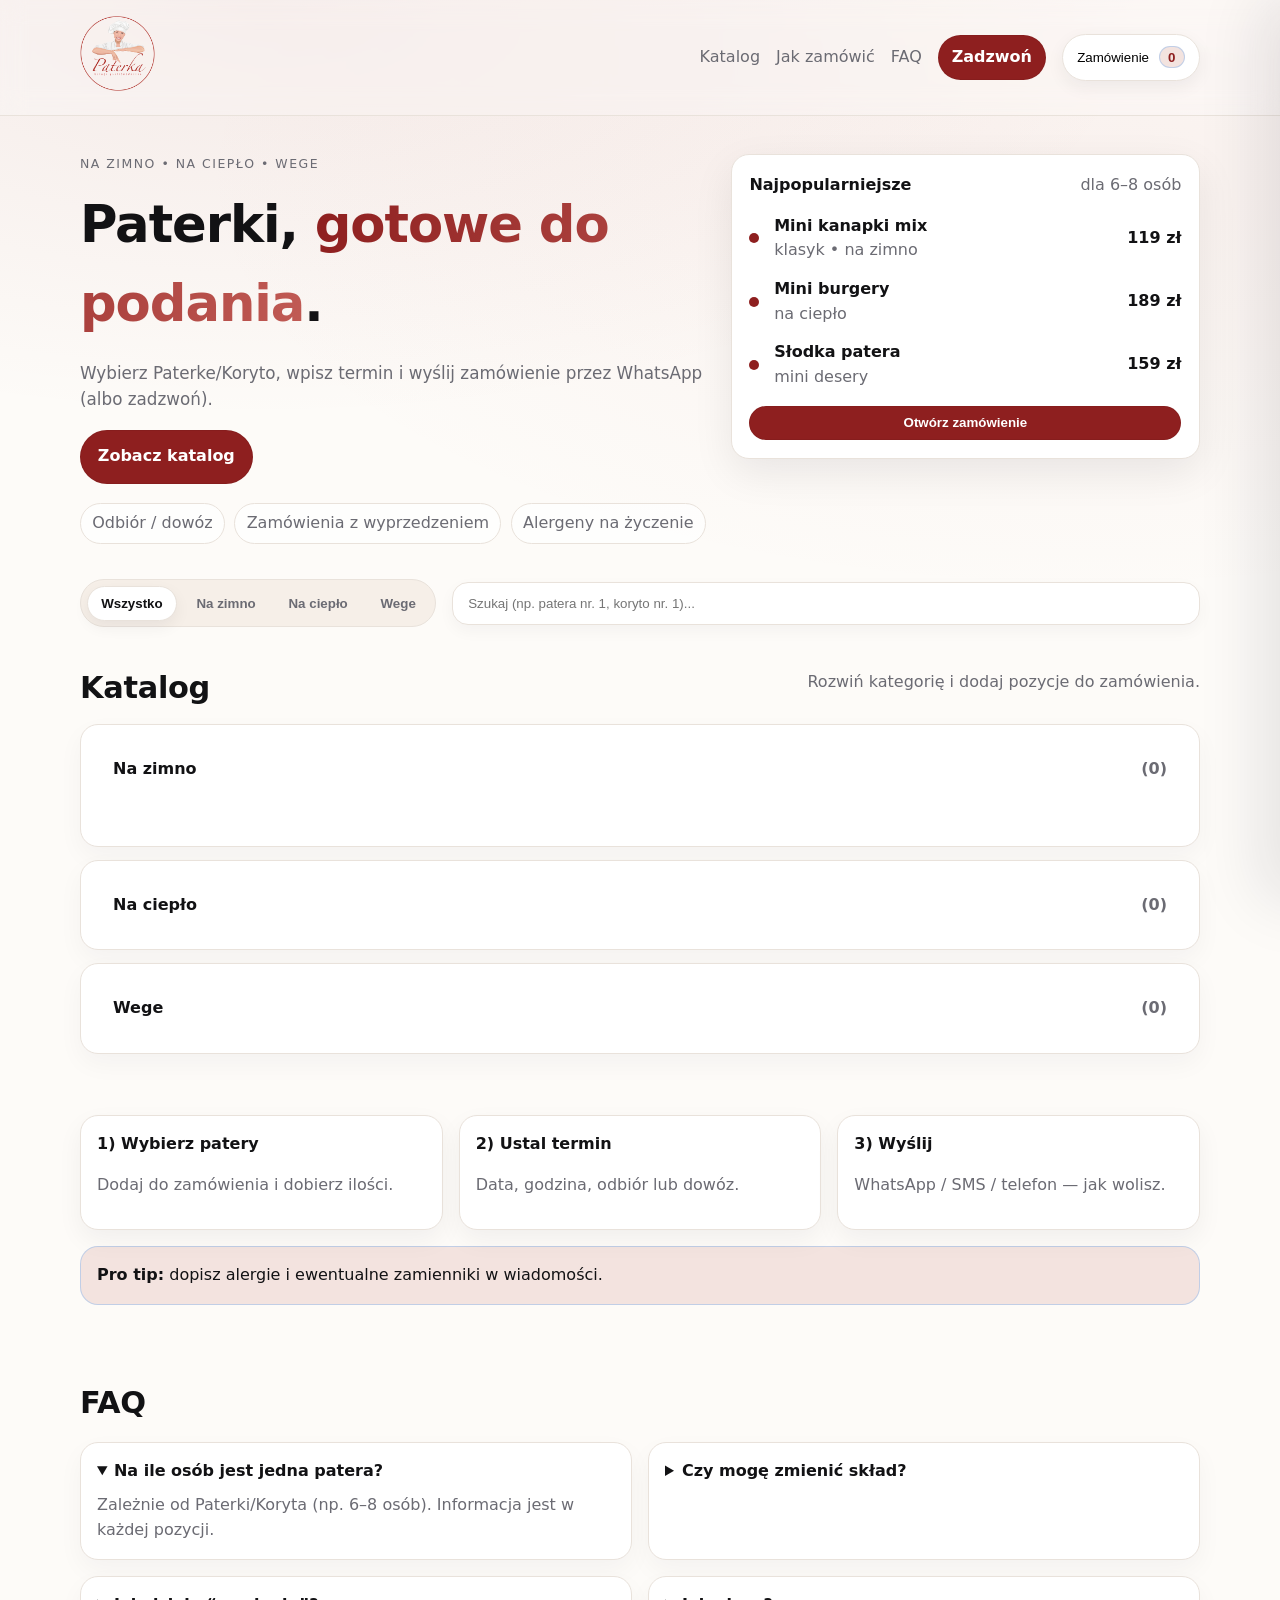
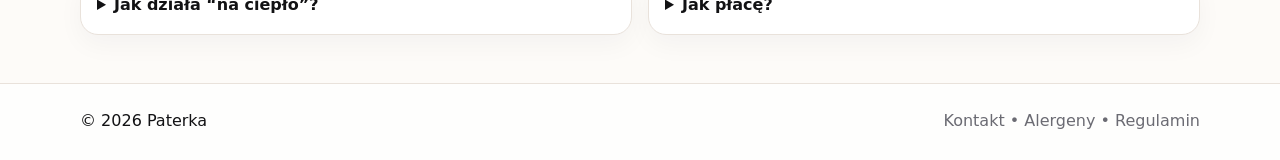
<file: code/index.html>
<!doctype html>
<html lang="pl">
<head>
  <meta charset="utf-8" />
  <meta name="viewport" content="width=device-width, initial-scale=1" />
  <title>Paterka</title>
  <icon href="assets/logo.png" />
  <meta name="description" content="Delikatna, jasna strona z katalogiem pater. Zamów przez WhatsApp / telefon." />
  <link rel="stylesheet" href="styles.css" />
  <script defer src="app.js"></script>
</head>

<body>
  <header class="top" id="top">
    <div class="container top__inner">
      <a class="brand" href="#top"><img class="logo" src="assets/logo.png" alt="Logo Paterki"></a>

      <nav class="nav">
        <a href="#katalog">Katalog</a>
        <a href="#jak">Jak zamówić</a>
        <a href="#faq">FAQ</a>
        <a class="btn btn--small" style="color: white;" href="tel:+48000000000">Zadzwoń</a>
      </nav>

      <button class="orderBtn" id="openPanel" aria-label="Podgląd zamówienia">
        Zamówienie <span id="count">0</span>
      </button>
    </div>
  </header>

  <main class="container">
    <section class="hero">
      <div class="hero__copy">
        <p class="eyebrow">Na zimno • na ciepło • wege</p>
        <h1>Paterki, <span>gotowe do podania</span>.</h1>
        <p class="lead">
          Wybierz Paterke/Koryto, wpisz termin i wyślij zamówienie przez WhatsApp (albo zadzwoń).
        </p>

        <div class="hero__cta">
          <a class="btn" href="#katalog">Zobacz katalog</a>
        </div>

        <div class="badges">
          <span class="badge">Odbiór / dowóz</span>
          <span class="badge">Zamówienia z wyprzedzeniem</span>
          <span class="badge">Alergeny na życzenie</span>
        </div>
      </div>

      <div class="hero__card">
        <div class="heroCard__top">
          <strong>Najpopularniejsze</strong>
          <span class="muted">dla 6–8 osób</span>
        </div>

        <div class="miniList">
          <div class="miniItem">
            <div class="dot dot--mint"></div>
            <div>
              <strong>Mini kanapki mix</strong>
              <div class="muted">klasyk • na zimno</div>
            </div>
            <div class="price">119 zł</div>
          </div>

          <div class="miniItem">
            <div class="dot dot--peach"></div>
            <div>
              <strong>Mini burgery</strong>
              <div class="muted">na ciepło</div>
            </div>
            <div class="price">189 zł</div>
          </div>

          <div class="miniItem">
            <div class="dot dot--lav"></div>
            <div>
              <strong>Słodka patera</strong>
              <div class="muted">mini desery</div>
            </div>
            <div class="price">159 zł</div>
          </div>
        </div>

        <button class="btn btn--small btn--full" id="openPanel2">Otwórz zamówienie</button>
      </div>
    </section>

    <section class="controls">
      <div class="seg" role="tablist" aria-label="Filtry">
        <button class="seg__btn is-active" data-filter="all">Wszystko</button>
        <button class="seg__btn" data-filter="cold">Na zimno</button>
        <button class="seg__btn" data-filter="hot">Na ciepło</button>
        <button class="seg__btn" data-filter="vege">Wege</button>
      </div>

      <div class="search">
        <input id="q" placeholder="Szukaj (np. patera nr. 1, koryto nr. 1)..." />
      </div>
    </section>

    <section id="katalog" class="catalog">
      <div class="catalog__head">
        <h2>Katalog</h2>
        <p class="muted">Rozwiń kategorię i dodaj pozycje do zamówienia.</p>
      </div>

      <div class="acc">
        <details open>
          <summary>Na zimno <span class="accCount" id="countCold">(0)</span></summary>
          <div class="grid" id="gridCold"></div>
        </details>

        <details>
          <summary>Na ciepło <span class="accCount" id="countHot">(0)</span></summary>
          <div class="grid" id="gridHot"></div>
        </details>

        <details>
          <summary>Wege <span class="accCount" id="countVege">(0)</span></summary>
          <div class="grid" id="gridVege"></div>
        </details>
      </div>
    </section>

    <section id="jak" class="how">
      <div class="how__grid">
        <div class="howCard">
          <strong>1) Wybierz patery</strong>
          <p class="muted">Dodaj do zamówienia i dobierz ilości.</p>
        </div>
        <div class="howCard">
          <strong>2) Ustal termin</strong>
          <p class="muted">Data, godzina, odbiór lub dowóz.</p>
        </div>
        <div class="howCard">
          <strong>3) Wyślij</strong>
          <p class="muted">WhatsApp / SMS / telefon — jak wolisz.</p>
        </div>
      </div>

      <div class="note">
        <strong>Pro tip:</strong> dopisz alergie i ewentualne zamienniki w wiadomości.
      </div>
    </section>

    <section id="faq" class="faq">
      <h2>FAQ</h2>
      <div class="faq__grid">
        <details open>
          <summary>Na ile osób jest jedna patera?</summary>
          <p>Zależnie od Paterki/Koryta (np. 6–8 osób). Informacja jest w każdej pozycji.</p>
        </details>
        <details>
          <summary>Czy mogę zmienić skład?</summary>
          <p>Tak, w miarę dostępności — dopisz w wiadomości.</p>
        </details>
        <details>
          <summary>Jak działa “na ciepło”?</summary>
          <p>Odbiór o określonej godzinie lub dowóz w pojemnikach termo.</p>
        </details>
        <details>
          <summary>Jak płacę?</summary>
          <p>BLIK / karta / gotówka</p>
        </details>
      </div>
    </section>
  </main>

  <aside class="panel" id="panel" aria-hidden="true">
    <div class="panel__top">
      <div>
        <strong>Zamówienie</strong>
        <div class="muted small">Uzupełnij termin i wyślij WhatsApp</div>
      </div>
      <button class="x" id="closePanel" aria-label="Zamknij">✕</button>
    </div>

    <div class="panel__meta">
      <label class="field">
        <span>Data</span>
        <input id="date" type="date" />
        <div class="warn" id="dateWarn" aria-live="polite"></div>
      </label>

      <label class="field">
        <span>Godzina</span>
        <input id="time" type="time" />
      </label>

      <label class="field field--full">
        <span>Odbiór / dowóz + adres</span>
        <input id="where" placeholder="np. ul. X 12/3, Zory(brak adresu oznacza odbiór osobisty)" />
      </label>

      <label class="field field--full">
        <span>Uwagi / alergie</span>
        <input id="notes" placeholder="np. bez orzechów, zamiana na wege…" />
      </label>
    </div>

    <div class="panel__items" id="items"></div>

    <div class="panel__bottom">
      <div class="totalRow">
        <span class="muted">Suma</span>
        <strong id="total">0 zł</strong>
      </div>

      <div class="btnRow">
        <button class="btn btn--ghost" id="copy">Kopiuj</button>
        <button class="btn" id="wa">Wyślij WhatsApp</button>
      </div>

      <button class="linkBtn" id="clear">Wyczyść zamówienie</button>
      <p class="muted tiny">To jest tylko i wyłacznie wysłanie wiadomości przez WhatsApp, nie potwierdzenie ze zamówienie zostało złożone.</p>
    </div>
  </aside>

  <footer class="footer">
    <div class="container footer__inner">
      <span>© <span id="year"></span> Paterka</span>
      <span class="muted">Kontakt • Alergeny • Regulamin</span>
    </div>
  </footer>
</body>
</html>
</file>
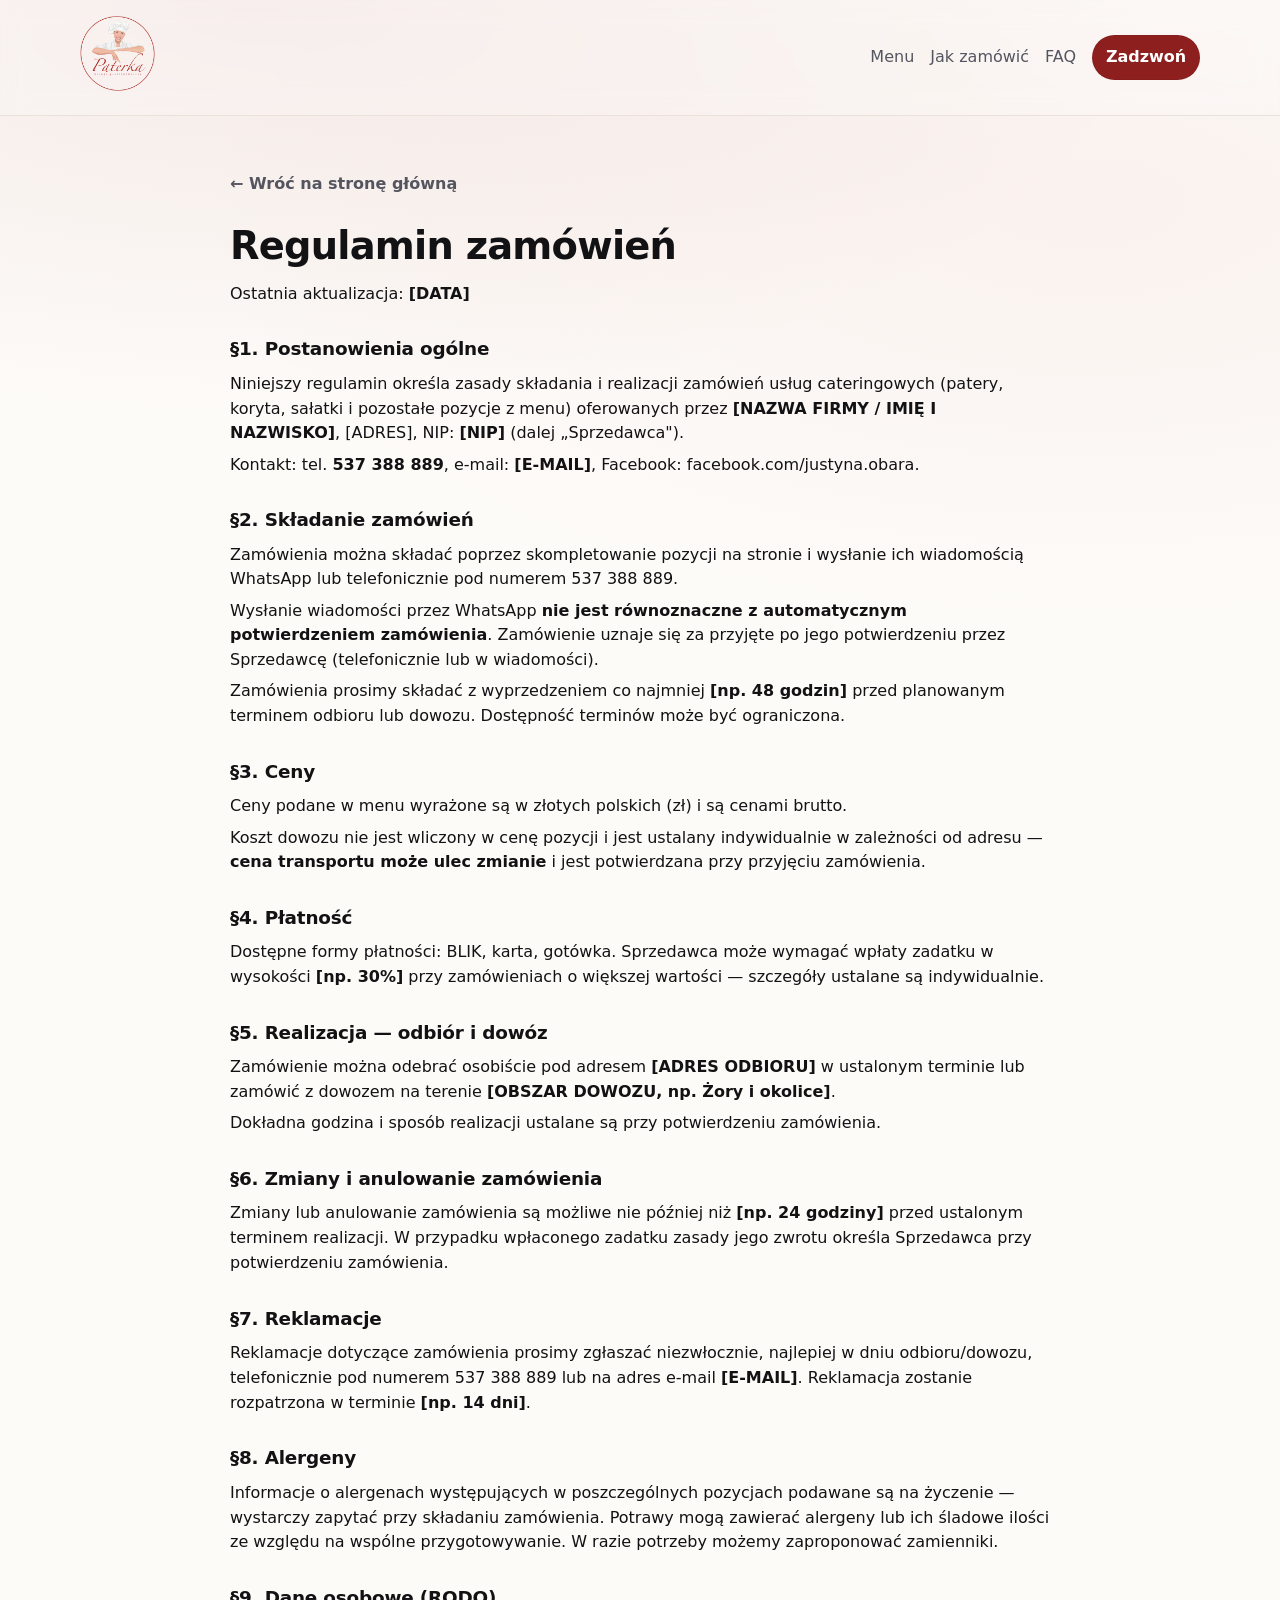
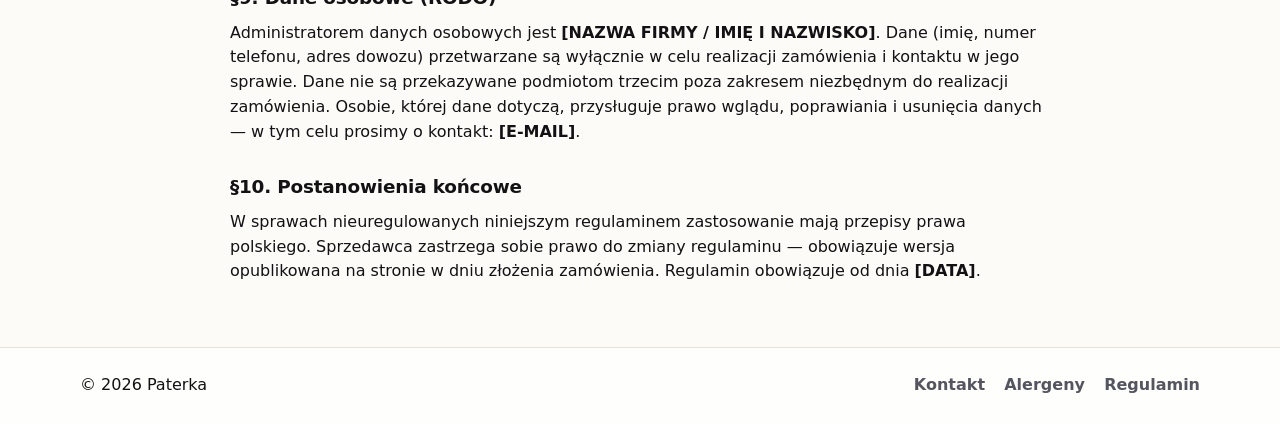
<file: regulamin.html>
<!doctype html>
<!--
===============================================================================
 MAPA PLIKU: regulamin.html
===============================================================================
 To osobna, statyczna podstrona z regulaminem. Korzysta z tego samego
 styles.css co strona główna, ale nie potrzebuje app.js ani data.js.

 Nawigacja przez Cmd + F:
   [REG-01] Ustawienia podstrony
   [REG-02] Górna nawigacja
   [REG-03] Dane firmy i sposób składania zamówień
   [REG-04] Realizacja, reklamacje, alergeny i RODO
   [REG-05] Stopka

 UWAGA: tekst jest roboczym szkicem. Wszystkie pola zapisane jako [TAKIE POLE]
 trzeba uzupełnić, a całość zweryfikować przed uruchomieniem prawdziwej sprzedaży.
 Komentarze HTML są widoczne tylko w kodzie, nie na gotowej stronie.
===============================================================================
-->
<html lang="pl">
<head>
  <!--
    ===========================================================================
    [REG-01] USTAWIENIA PODSTRONY
    ===========================================================================
    Tutaj ustawiasz tytuł karty przeglądarki, ikonę i podłączasz wspólny CSS.
    meta viewport jest konieczne, aby strona dobrze skalowała się na telefonie.
    ===========================================================================
  -->
  <meta charset="utf-8" />
  <meta name="viewport" content="width=device-width, initial-scale=1" />
  <title>Regulamin zamówień | Paterka Justyna Obara</title>
  <link rel="icon" href="assets/logo.png" />
  <meta name="robots" content="index,follow" />
  <link rel="stylesheet" href="styles.css" />

  <!--
    UWAGA (dla właściciela): To jest SZKIC regulaminu do uzupełnienia i weryfikacji.
    Uzupełnij pola w nawiasach [ ... ] swoimi danymi i sprawdź zapisy (najlepiej z prawnikiem).
    To nie jest porada prawna.
  -->
</head>

<body id="top">
  <!--
    ===========================================================================
    [REG-02] GÓRNA NAWIGACJA
    ===========================================================================
    Linki prowadzą z powrotem do konkretnych sekcji index.html. Dopisek #faq
    oznacza: otwórz index.html i przewiń do elementu o id="faq".
    ===========================================================================
  -->
  <header class="top">
    <div class="container top__inner">
      <a class="brand" href="index.html#top"><img class="logo" src="assets/logo.png" alt="Logo Paterki"></a>
      <nav class="nav" id="nav">
        <a href="index.html#katalog">Menu</a>
        <a href="index.html#jak">Jak zamówić</a>
        <a href="index.html#faq">FAQ</a>
        <a class="btn btn--small" style="color:#fff;" href="tel:+48537388889">Zadzwoń</a>
      </nav>
    </div>
  </header>

  <!--
    ===========================================================================
    [REG-03] POCZĄTEK TREŚCI PRAWNEJ: FIRMA, ZAMÓWIENIA, CENY I PŁATNOŚCI
    ===========================================================================
    Klasa .legal ogranicza szerokość tekstu, żeby długie akapity były czytelne.
    Każdy temat jest osobnym <section>, a każdy nagłówek h2 ma kolejny paragraf.
    Przy zmianach zachowaj tę strukturę — pomaga czytelnikom i wyszukiwarkom.
    ===========================================================================
  -->
  <main class="container legal">
    <a class="legal__back" href="index.html">← Wróć na stronę główną</a>
    <h1 class="legal__title">Regulamin zamówień</h1>
    <p class="muted">Ostatnia aktualizacja: <strong>[DATA]</strong></p>

    <!-- §1: dane sprzedawcy i podstawowy zakres regulaminu. -->
    <section>
      <h2>§1. Postanowienia ogólne</h2>
      <p>Niniejszy regulamin określa zasady składania i realizacji zamówień usług cateringowych
        (patery, koryta, sałatki i pozostałe pozycje z menu) oferowanych przez
        <strong>[NAZWA FIRMY / IMIĘ I NAZWISKO]</strong>, [ADRES], NIP: <strong>[NIP]</strong>
        (dalej „Sprzedawca").</p>
      <p>Kontakt: tel. <strong>537 388 889</strong>, e-mail: <strong>[E-MAIL]</strong>,
        Facebook: <a href="https://www.facebook.com/justyna.obara" target="_blank" rel="noopener">facebook.com/justyna.obara</a>.</p>
    </section>

    <!-- §2: kanał składania zamówień i moment jego faktycznego potwierdzenia. -->
    <section>
      <h2>§2. Składanie zamówień</h2>
      <p>Zamówienia można składać poprzez skompletowanie pozycji na stronie i wysłanie ich wiadomością
        WhatsApp lub telefonicznie pod numerem 537 388 889.</p>
      <p>Wysłanie wiadomości przez WhatsApp <strong>nie jest równoznaczne z automatycznym potwierdzeniem
        zamówienia</strong>. Zamówienie uznaje się za przyjęte po jego potwierdzeniu przez Sprzedawcę
        (telefonicznie lub w wiadomości).</p>
      <p>Zamówienia prosimy składać z wyprzedzeniem co najmniej <strong>[np. 48 godzin]</strong> przed
        planowanym terminem odbioru lub dowozu. Dostępność terminów może być ograniczona.</p>
    </section>

    <!-- §3: ceny produktów oraz osobno ustalany koszt dowozu. -->
    <section>
      <h2>§3. Ceny</h2>
      <p>Ceny podane w menu wyrażone są w złotych polskich (zł) i są cenami brutto.</p>
      <p>Koszt dowozu nie jest wliczony w cenę pozycji i jest ustalany indywidualnie w zależności od
        adresu — <strong>cena transportu może ulec zmianie</strong> i jest potwierdzana przy
        przyjęciu zamówienia.</p>
    </section>

    <!-- §4: dostępne formy płatności i ewentualny zadatek. -->
    <section>
      <h2>§4. Płatność</h2>
      <p>Dostępne formy płatności: BLIK, karta, gotówka. Sprzedawca może wymagać wpłaty zadatku
        w wysokości <strong>[np. 30%]</strong> przy zamówieniach o większej wartości — szczegóły
        ustalane są indywidualnie.</p>
    </section>

    <!--
      =========================================================================
      [REG-04] REALIZACJA, ZMIANY, REKLAMACJE, ALERGENY I DANE OSOBOWE
      =========================================================================
      W tej części znajdują się informacje, które klient sprawdza zwykle już
      po wybraniu menu: gdzie odbiera, jak zmienić zamówienie, gdzie zgłosić
      problem oraz jak przetwarzane są jego dane. Pola w nawiasach nadal są
      tylko miejscami do późniejszego uzupełnienia.
      =========================================================================
    -->
    <!-- §5: miejsce odbioru, obszar dowozu i sposób ustalenia godziny. -->
    <section>
      <h2>§5. Realizacja — odbiór i dowóz</h2>
      <p>Zamówienie można odebrać osobiście pod adresem <strong>[ADRES ODBIORU]</strong> w ustalonym
        terminie lub zamówić z dowozem na terenie <strong>[OBSZAR DOWOZU, np. Żory i okolice]</strong>.</p>
      <p>Dokładna godzina i sposób realizacji ustalane są przy potwierdzeniu zamówienia.</p>
    </section>

    <!-- §6: termin i zasady zmiany albo anulowania zamówienia. -->
    <section>
      <h2>§6. Zmiany i anulowanie zamówienia</h2>
      <p>Zmiany lub anulowanie zamówienia są możliwe nie później niż <strong>[np. 24 godziny]</strong>
        przed ustalonym terminem realizacji. W przypadku wpłaconego zadatku zasady jego zwrotu
        określa Sprzedawca przy potwierdzeniu zamówienia.</p>
    </section>

    <!-- §7: kanał zgłoszenia reklamacji i termin odpowiedzi. -->
    <section>
      <h2>§7. Reklamacje</h2>
      <p>Reklamacje dotyczące zamówienia prosimy zgłaszać niezwłocznie, najlepiej w dniu odbioru/dowozu,
        telefonicznie pod numerem 537 388 889 lub na adres e-mail <strong>[E-MAIL]</strong>.
        Reklamacja zostanie rozpatrzona w terminie <strong>[np. 14 dni]</strong>.</p>
    </section>

    <!-- §8: informacja o alergenach i możliwych śladowych ilościach. -->
    <section>
      <h2>§8. Alergeny</h2>
      <p>Informacje o alergenach występujących w poszczególnych pozycjach podawane są na życzenie —
        wystarczy zapytać przy składaniu zamówienia. Potrawy mogą zawierać alergeny lub ich śladowe
        ilości ze względu na wspólne przygotowywanie. W razie potrzeby możemy zaproponować zamienniki.</p>
    </section>

    <!-- §9: administrator danych, cel przetwarzania i prawa klienta. -->
    <section>
      <h2>§9. Dane osobowe (RODO)</h2>
      <p>Administratorem danych osobowych jest <strong>[NAZWA FIRMY / IMIĘ I NAZWISKO]</strong>.
        Dane (imię, numer telefonu, adres dowozu) przetwarzane są wyłącznie w celu realizacji
        zamówienia i kontaktu w jego sprawie. Dane nie są przekazywane podmiotom trzecim poza
        zakresem niezbędnym do realizacji zamówienia. Osobie, której dane dotyczą, przysługuje prawo
        wglądu, poprawiania i usunięcia danych — w tym celu prosimy o kontakt: <strong>[E-MAIL]</strong>.</p>
    </section>

    <!-- §10: data wejścia regulaminu w życie i zasady końcowe. -->
    <section>
      <h2>§10. Postanowienia końcowe</h2>
      <p>W sprawach nieuregulowanych niniejszym regulaminem zastosowanie mają przepisy prawa polskiego.
        Sprzedawca zastrzega sobie prawo do zmiany regulaminu — obowiązuje wersja opublikowana na stronie
        w dniu złożenia zamówienia. Regulamin obowiązuje od dnia <strong>[DATA]</strong>.</p>
    </section>
  </main>

  <!--
    ===========================================================================
    [REG-05] STOPKA
    ===========================================================================
    Stopka korzysta z tych samych klas co index.html. Rok jest tutaj wpisany
    ręcznie, ponieważ ta podstrona nie ładuje app.js. Gdy zmieniasz dane firmy
    w stopce strony głównej, pamiętaj sprawdzić również ten plik.
    ===========================================================================
  -->
  <footer class="footer">
    <div class="container footer__inner">
      <span>© <span id="year">2026</span> Paterka</span>
      <nav class="footer__links" aria-label="Stopka">
        <a href="tel:+48537388889">Kontakt</a>
        <a href="index.html#alergeny">Alergeny</a>
        <a href="regulamin.html">Regulamin</a>
      </nav>
    </div>
  </footer>
</body>
</html>
</file>
<file: code/styles.css>
:root {
  /* tło: bardzo delikatny krem (prawie białe) */
  --bg: #fdfbf8;

  /* tekst */
  --text: #121214;
  --muted: #6b6b73;

  /* linie i jasne powierzchnie */
  --line: #e9e2db;
  --soft: #f6efe8;
  /* jasny krem do segmentów/sekcji */
  --card: #ffffff;

  /* akcent z logo (bordo) */
  --brand: #8e1f1f;
  --brandSoft: #f3e3df;
  /* delikatny “rozbielony” pod akcent */

  --shadow: 0 14px 40px rgba(18, 18, 20, .08);
  --radius: 18px;
  --nav-offset: 84px;
}

* {
  box-sizing: border-box
}

html {
  scroll-behavior: smooth;
  scroll-padding-top: var(--nav-offset)
}

section[id] {
  scroll-margin-top: var(--nav-offset)
}

body {
  margin: 0;
  font-family: ui-sans-serif, system-ui, -apple-system, Segoe UI, Roboto, Arial, sans-serif;
  background:
    radial-gradient(900px 420px at 20% 0%, rgba(142, 31, 31, .08), transparent),
    radial-gradient(900px 420px at 85% 10%, rgba(192, 90, 84, .06), transparent),
    var(--bg);
  color: var(--text);
  line-height: 1.55;
}

.logo {
  height: 75px;
  width: auto;
}

a {
  color: inherit;
  text-decoration: none
}

.container {
  width: min(1120px, 92vw);
  margin-inline: auto
}

.muted {
  color: var(--muted)
}

.small {
  font-size: .85rem
}

.tiny {
  font-size: .78rem
}

.top {
  position: sticky;
  top: 0;
  z-index: 50;
  background: rgba(255, 255, 255, .22);
  backdrop-filter: blur(12px);
  border-bottom: 1px solid var(--line);
}

.top__inner {
  display: flex;
  align-items: center;
  gap: 1rem;
  padding: 1rem 0
}

.brand {
  font-weight: 900;
  letter-spacing: .2px
}

.brand span {
  color: var(--brand)
}

.nav {
  margin-left: auto;
  display: flex;
  gap: 1rem;
  align-items: center
}

.nav a {
  color: var(--muted)
}

.nav a:hover {
  color: var(--text)
}

.btn {
  display: inline-flex;
  align-items: center;
  justify-content: center;
  padding: .85rem 1.05rem;
  border-radius: 999px;
  background: var(--brand);
  color: white;
  font-weight: 800;
  border: 1px solid rgba(0, 0, 0, .06);
  cursor: pointer;
  transition: all .15s ease;
}

.btn:hover {
  filter: brightness(0.96);
  transform: translateY(-1px);
}

.btn:active {
  transform: translateY(0px);
  filter: brightness(0.92);
}

.btn--ghost {
  background: transparent;
  color: var(--text);
  border: 1px solid var(--line)
}

.btn--small {
  padding: .55rem .8rem
}

.btn--full {
  width: 100%
}

.orderBtn {
  border: 1px solid var(--line);
  background: var(--card);
  border-radius: 999px;
  padding: .7rem .9rem;
  cursor: pointer;
  display: flex;
  gap: .6rem;
  align-items: center;
  box-shadow: 0 6px 18px rgba(16, 24, 40, .06);
}

.orderBtn span {
  min-width: 26px;
  height: 22px;
  border-radius: 999px;
  display: inline-grid;
  place-items: center;
  background: var(--brandSoft);
  color: var(--brand);
  border: 1px solid rgba(46, 144, 250, .25);
  font-weight: 900;
}

.hero {
  display: grid;
  grid-template-columns: 1.15fr .85fr;
  gap: 1rem;
  padding: 2.4rem 0 1.2rem;
  align-items: start;
}

.eyebrow {
  color: var(--muted);
  letter-spacing: .12em;
  text-transform: uppercase;
  font-size: .78rem;
  margin: 0 0 .7rem;
}

h1 {
  font-size: clamp(2.2rem, 4vw, 3.2rem);
  margin: .1rem 0 .7rem;
  letter-spacing: -.02em;
}

h1 span {
  background: linear-gradient(90deg, #8e1f1f, #c05a54);
  -webkit-background-clip: text;
  background-clip: text;
  color: transparent;
}

.lead {
  font-size: 1.05rem;
  color: var(--muted);
  max-width: 62ch
}

.hero__cta {
  display: flex;
  gap: .8rem;
  flex-wrap: wrap;
  margin-top: 1.1rem
}

.badges {
  display: flex;
  gap: .6rem;
  flex-wrap: wrap;
  margin-top: 1.2rem
}

.badge {
  padding: .45rem .7rem;
  border-radius: 999px;
  border: 1px solid var(--line);
  background: rgba(255, 255, 255, .7);
  color: var(--muted);
}

.hero__card {
  border: 1px solid var(--line);
  border-radius: var(--radius);
  background: var(--card);
  box-shadow: var(--shadow);
  padding: 1.1rem;
}

.heroCard__top {
  display: flex;
  justify-content: space-between;
  gap: 1rem;
  align-items: baseline
}

.miniList {
  display: grid;
  gap: .85rem;
  margin: 1rem 0
}

.miniItem {
  display: grid;
  grid-template-columns: 12px 1fr auto;
  gap: .8rem;
  align-items: center
}

.dot {
  width: 10px;
  height: 10px;
  border-radius: 999px;
  background: #ddd;
  background: var(--brand);
}

.price {
  font-weight: 900;
  color: var(--text)
}

.controls {
  display: flex;
  gap: 1rem;
  align-items: center;
  flex-wrap: wrap;
  padding: 1rem 0 .5rem;
}

.seg {
  display: flex;
  gap: .35rem;
  flex-wrap: wrap;
  border: 1px solid var(--line);
  background: var(--soft);
  border-radius: 999px;
  padding: .35rem;
}

.seg__btn {
  border: 0;
  background: transparent;
  color: var(--muted);
  padding: .55rem .85rem;
  border-radius: 999px;
  cursor: pointer;
  font-weight: 800;
}

.seg__btn.is-active {
  background: var(--card);
  color: var(--text);
  border: 1px solid var(--line);
  box-shadow: 0 6px 16px rgba(16, 24, 40, .06);
}

.search {
  flex: 1
}

.search input {
  width: 100%;
  border: 1px solid var(--line);
  background: var(--card);
  color: var(--text);
  padding: .8rem .95rem;
  border-radius: 16px;
  box-shadow: 0 6px 16px rgba(16, 24, 40, .04);
}

.catalog {
  padding: 1.2rem 0 2rem
}

.catalog__head {
  display: flex;
  justify-content: space-between;
  gap: 1rem;
  align-items: flex-end;
  flex-wrap: wrap
}

h2 {
  margin: 0;
  font-size: 1.9rem;
  letter-spacing: -.01em
}

/* ACCORDION */
.acc details {
  border: 1px solid var(--line);
  border-radius: var(--radius);
  background: var(--card);
  box-shadow: 0 10px 26px rgba(16, 24, 40, .04);
  margin: .8rem 0;
  overflow: hidden;
}

.acc summary {
  cursor: pointer;
  padding: 1rem 1rem;
  font-weight: 900;
  display: flex;
  justify-content: space-between;
  align-items: center;
}

.acc summary::-webkit-details-marker {
  display: none
}

.acc .accCount {
  color: var(--muted);
  font-weight: 800;
}

.acc details>div {
  padding: 0 1rem 1rem;
}

/* GRID */
.grid {
  display: grid;
  grid-template-columns: repeat(3, 1fr);
  gap: 1rem;
  margin-top: 1rem;
}

.card {
  border: 1px solid var(--line);
  background: var(--card);
  border-radius: var(--radius);
  overflow: hidden;
  box-shadow: 0 10px 30px rgba(16, 24, 40, .06);
}

.thumb {
  height: 160px;
  background:
    radial-gradient(240px 120px at 25% 30%, rgba(46, 144, 250, .20), transparent),
    radial-gradient(240px 120px at 80% 25%, rgba(34, 197, 94, .16), transparent),
    var(--soft);
  display: flex;
  align-items: flex-end;
  justify-content: space-between;
  padding: 1rem;
}

.thumb--photo {
  background-size: cover;
  background-position: center;
  background-repeat: no-repeat;
  position: relative;
}

/* delikatna warstwa, żeby tagi były czytelne */
.thumb--photo::after {
  content: "";
  position: absolute;
  inset: 0;
  background: linear-gradient(to top,
      rgba(16, 24, 40, .35),
      rgba(16, 24, 40, .05));
}

/* tagi nad overlay */
.thumb--photo .pTag {
  position: relative;
  z-index: 1;
  color: rgba(16, 24, 40, .85);
  background: rgba(255, 255, 255, .78);
  border: 1px solid rgba(255, 255, 255, .9);
}

.pTag {
  padding: .35rem .55rem;
  border-radius: 999px;
  border: 1px solid rgba(255, 255, 255, .55);
  background: rgba(255, 255, 255, .70);
  color: var(--muted);
  font-weight: 800;
  font-size: .85rem;
}

.cardBody {
  padding: 1rem
}

.titleRow {
  display: flex;
  justify-content: space-between;
  gap: 1rem;
  align-items: flex-start
}

.titleRow strong {
  font-weight: 900
}

.sub {
  margin: .25rem 0 .75rem;
  color: var(--muted)
}

.metaRow {
  display: flex;
  gap: .5rem;
  flex-wrap: wrap;
  margin: .1rem 0 .9rem
}

.pill {
  padding: .3rem .55rem;
  border-radius: 999px;
  border: 1px solid var(--line);
  background: var(--soft);
  color: var(--muted);
  font-size: .85rem;
}

.buyRow {
  display: flex;
  justify-content: space-between;
  align-items: center;
  gap: .7rem
}

.price2 {
  font-weight: 900
}

.add {
  border: 1px solid var(--line);
  background: var(--soft);
  color: var(--text);
  padding: .65rem .85rem;
  border-radius: 14px;
  cursor: pointer;
  font-weight: 900;
}

.how {
  padding: 1rem 0 2.6rem
}

.how__grid {
  display: grid;
  grid-template-columns: repeat(3, 1fr);
  gap: 1rem
}

.howCard {
  border: 1px solid var(--line);
  background: var(--card);
  border-radius: var(--radius);
  padding: 1rem;
  box-shadow: 0 10px 26px rgba(16, 24, 40, .05);
}

.note {
  margin-top: 1rem;
  border: 1px solid rgba(46, 144, 250, .25);
  background: var(--brandSoft);
  border-radius: var(--radius);
  padding: 1rem;
}

.faq {
  padding: 2rem 0 3rem
}

.faq__grid {
  display: grid;
  grid-template-columns: 1fr 1fr;
  gap: 1rem;
  margin-top: 1rem;
}

details {
  border: 1px solid var(--line);
  background: var(--card);
  border-radius: var(--radius);
  padding: 1rem;
  box-shadow: 0 10px 26px rgba(16, 24, 40, .04);
}

summary {
  cursor: pointer;
  font-weight: 900
}

details p {
  color: var(--muted);
  margin: .6rem 0 0
}

/* PANEL */
.panel {
  position: fixed;
  top: 0;
  right: -520px;
  width: min(520px, 94vw);
  height: 100%;
  background: rgba(255, 255, 255, .94);
  backdrop-filter: blur(10px);
  border-left: 1px solid var(--line);
  box-shadow: -20px 0 60px rgba(16, 24, 40, .10);
  transition: right .25s ease;
  z-index: 120;
  display: flex;
  flex-direction: column;
}

.panel.is-open {
  right: 0
}

.panel__top {
  display: flex;
  justify-content: space-between;
  align-items: center;
  padding: 1rem 1rem .9rem;
  border-bottom: 1px solid var(--line);
}

.x {
  border: 1px solid var(--line);
  background: var(--card);
  border-radius: 12px;
  padding: .45rem .65rem;
  cursor: pointer;
}

.panel__meta {
  padding: 1rem;
  display: grid;
  grid-template-columns: 1fr 1fr;
  gap: .8rem;
}

.field {
  display: grid;
  gap: .35rem
}

.field--full {
  grid-column: 1 / -1
}

.field span {
  color: var(--muted);
  font-size: .9rem;
  font-weight: 800
}

.field input {
  border: 1px solid var(--line);
  background: var(--card);
  color: var(--text);
  padding: .75rem .85rem;
  border-radius: 14px;
  box-shadow: 0 8px 18px rgba(16, 24, 40, .04);
}

.panel__items {
  padding: 0 1rem 1rem;
  overflow: auto;
  flex: 1;
  display: grid;
  gap: .8rem;
}

.lineItem {
  border: 1px solid var(--line);
  background: var(--card);
  border-radius: 16px;
  padding: .85rem;
  display: flex;
  justify-content: space-between;
  gap: 1rem;
  box-shadow: 0 10px 26px rgba(16, 24, 40, .04);
}

.qty {
  display: flex;
  gap: .4rem;
  align-items: center
}

.qty button {
  border: 1px solid var(--line);
  background: var(--soft);
  color: var(--text);
  border-radius: 12px;
  padding: .25rem .6rem;
  cursor: pointer;
}

.panel__bottom {
  padding: 1rem;
  border-top: 1px solid var(--line);
  background: rgba(255, 255, 255, .92);
}

.totalRow {
  display: flex;
  justify-content: space-between;
  align-items: center;
  margin: .3rem 0 .8rem
}

.btnRow {
  display: flex;
  gap: .6rem
}

.linkBtn {
  margin-top: .7rem;
  width: 100%;
  border: 0;
  background: transparent;
  color: var(--muted);
  cursor: pointer;
  text-decoration: underline;
  text-underline-offset: 4px;
}

.warn {
  margin-top: .45rem;
  padding: .55rem .7rem;
  border-radius: 12px;
  border: 1px solid #ffd0cc;
  background: #fff1f0;
  color: #b42318;
  font-weight: 700;
  font-size: .86rem;
  display: none;
}

.warn.is-show {
  display: block;
}

.footer {
  border-top: 1px solid var(--line);
  padding: 1.6rem 0;
  background: rgba(255, 255, 255, .7)
}

.footer__inner {
  display: flex;
  justify-content: space-between;
  gap: 1rem;
  flex-wrap: wrap
}

@media (max-width: 900px) {
  .nav {
    display: none
  }

  .hero {
    grid-template-columns: 1fr
  }

  .how__grid {
    grid-template-columns: 1fr
  }

  .faq__grid {
    grid-template-columns: 1fr
  }

  .grid {
    grid-template-columns: 1fr;
    gap: .8rem
  }

  .thumb {
    height: 120px
  }

  .sub {
    display: none
  }

  .metaRow {
    display: none
  }
}
</file>
<file: styles.css>
/*
===============================================================================
 MAPA PLIKU: styles.css
===============================================================================
 Ten plik odpowiada WYŁĄCZNIE za wygląd strony. Zachowanie koszyka, filtrów
 i galerii znajduje się w app.js, a treść produktów w data.js.

 Najszybsze poruszanie się po pliku:
   1. Naciśnij Cmd + F na Macu (Ctrl + F na Windowsie).
   2. Wpisz numer sekcji, np. [CSS-05].

 [CSS-01] Kolory, odstępy i ustawienia wspólne dla całej strony
 [CSS-02] Górna nawigacja, przyciski i licznik koszyka
 [CSS-03] Sekcja powitalna HERO
 [CSS-04] Najpopularniejsze, filtry i wyszukiwarka
 [CSS-05] Kategorie menu i karty produktów
 [CSS-06] Instrukcja zamówienia oraz FAQ
 [CSS-07] Wysuwany panel zamówienia / koszyka
 [CSS-08] Okno kontaktowe oraz strona regulaminu
 [CSS-09] Stopka i galeria realizacji
 [CSS-10] Widok na tabletach i telefonach

 WAŻNE:
 - kolory najlepiej zmieniać w :root, zamiast szukać ich w całym pliku;
 - selektory z klasą .is-open, .is-active lub .is-show są przełączane przez JS;
 - reguły @media na końcu nadpisują wygląd dla mniejszych ekranów;
 - nie usuwaj klas tylko dlatego, że nie widzisz ich bezpośrednio w index.html:
   część kart i elementów koszyka jest tworzona dynamicznie w app.js.
===============================================================================
*/

/*
===============================================================================
 [CSS-01] FUNDAMENTY: KOLORY, ROZMIARY I USTAWIENIA GLOBALNE
===============================================================================
 :root działa jak mały panel sterowania wyglądem strony. Zmieniając jedną
 zmienną, np. --brand, zmieniasz główny kolor w wielu miejscach jednocześnie.

 Najczęściej zmieniane wartości:
   --bg          tło całej strony,
   --text        podstawowy kolor tekstu,
   --muted       spokojniejszy tekst opisowy,
   --brand       główny kolor marki i przycisków,
   --radius      zaokrąglenie kart,
   --section-pad pionowy odstęp między sekcjami.
===============================================================================
*/
:root {
  /* tło: bardzo delikatny krem (prawie białe) */
  --bg: #fdfbf8;

  /* tekst */
  --text: #121214;
  --muted: #55555f;

  /* linie i jasne powierzchnie */
  --line: #e9e2db;
  --soft: #f6efe8;
  /* jasny krem do segmentów/sekcji */
  --card: #ffffff;

  /* akcent z logo (bordo) */
  --brand: #8e1f1f;
  --brandSoft: #f3e3df;
  /* delikatny “rozbielony” pod akcent */

  --shadow: 0 14px 40px rgba(18, 18, 20, .08);
  --radius: 18px;
  --nav-offset: 84px;

  /* spójna pionowa skala odstępów sekcji */
  --section-pad: clamp(2rem, 4.5vw, 3.5rem);
}

* {
  box-sizing: border-box
}

html {
  scroll-behavior: smooth;
  scroll-padding-top: var(--nav-offset)
}

section[id] {
  scroll-margin-top: var(--nav-offset)
}

body {
  margin: 0;
  font-family: ui-sans-serif, system-ui, -apple-system, Segoe UI, Roboto, Arial, sans-serif;
  background:
    radial-gradient(900px 420px at 20% 0%, rgba(142, 31, 31, .08), transparent),
    radial-gradient(900px 420px at 85% 10%, rgba(192, 90, 84, .06), transparent),
    var(--bg);
  color: var(--text);
  line-height: 1.55;
}

.logo {
  height: 75px;
  width: auto;
}

a {
  color: inherit;
  text-decoration: none
}

/* Widoczny focus dla dostępności (klawiatura) */
a:focus-visible,
button:focus-visible,
input:focus-visible,
select:focus-visible,
textarea:focus-visible,
summary:focus-visible,
[tabindex]:focus-visible {
  outline: 3px solid var(--brand);
  outline-offset: 2px;
  border-radius: 6px;
}

.container {
  width: min(1120px, 92vw);
  margin-inline: auto
}

.muted {
  color: var(--muted)
}

.small {
  font-size: .85rem
}

.tiny {
  font-size: .78rem
}

/*
===============================================================================
 [CSS-02] GÓRNA NAWIGACJA, PRZYCISKI I LICZNIK KOSZYKA
===============================================================================
 .top jest przyklejonym paskiem nawigacji. Klasa .nav-open jest dodawana przez
 JavaScript po kliknięciu hamburgera na telefonie. Wszystkie warianty .btn--...
 korzystają z bazowej klasy .btn, dlatego ogólny wygląd przycisków najlepiej
 zmieniać właśnie w .btn, a nie osobno w każdym wariancie.

 Powiązania:
   .navToggle          przycisk hamburgera,
   .top.nav-open       stan otwartego menu mobilnego,
   .orderBtn           przycisk otwierający koszyk,
   .count--bump        krótka animacja licznika po dodaniu produktu.
===============================================================================
*/
.top {
  position: sticky;
  top: 0;
  z-index: 50;
  background: rgba(255, 255, 255, .22);
  backdrop-filter: blur(12px);
  border-bottom: 1px solid var(--line);
}

.top__inner {
  display: flex;
  align-items: center;
  gap: 1rem;
  padding: 1rem 0
}

.brand {
  font-weight: 900;
  letter-spacing: .2px
}

.brand span {
  color: var(--brand)
}

.nav {
  margin-left: auto;
  display: flex;
  gap: 1rem;
  align-items: center
}

.nav a {
  color: var(--muted)
}

.nav a:hover {
  color: var(--text)
}

/* Hamburger (domyślnie ukryty — tylko mobile) */
.navToggle {
  display: none;
  width: 44px;
  height: 44px;
  border: 1px solid var(--line);
  background: var(--card);
  border-radius: 12px;
  cursor: pointer;
  align-items: center;
  justify-content: center;
  box-shadow: 0 6px 18px rgba(16, 24, 40, .06);
}

.navToggle__bars,
.navToggle__bars::before,
.navToggle__bars::after {
  content: "";
  display: block;
  width: 20px;
  height: 2px;
  background: var(--text);
  border-radius: 2px;
  transition: transform .2s ease, opacity .2s ease, background .2s ease;
}

.navToggle__bars {
  position: relative;
}

.navToggle__bars::before {
  position: absolute;
  left: 0;
  top: -6px;
}

.navToggle__bars::after {
  position: absolute;
  left: 0;
  top: 6px;
}

/* Animacja w "X" gdy menu otwarte */
.top.nav-open .navToggle__bars {
  background: transparent;
}

.top.nav-open .navToggle__bars::before {
  transform: translateY(6px) rotate(45deg);
}

.top.nav-open .navToggle__bars::after {
  transform: translateY(-6px) rotate(-45deg);
}

.btn {
  display: inline-flex;
  align-items: center;
  justify-content: center;
  padding: .85rem 1.05rem;
  border-radius: 999px;
  background: var(--brand);
  color: white;
  font-weight: 800;
  border: 1px solid rgba(0, 0, 0, .06);
  cursor: pointer;
  transition: all .15s ease;
}

.btn:hover {
  filter: brightness(0.96);
  transform: translateY(-1px);
}

.btn:active {
  transform: translateY(0px);
  filter: brightness(0.92);
}

.btn:disabled {
  opacity: .55;
  cursor: not-allowed;
  transform: none;
  filter: none;
}

.btn--ghost {
  background: transparent;
  color: var(--text);
  border: 1px solid var(--line)
}

.btn--small {
  padding: .55rem .8rem
}

.btn--lg {
  padding: 1rem 1.6rem;
  font-size: 1.05rem;
  box-shadow: 0 12px 26px rgba(142, 31, 31, .22);
}

.btn--ghost.btn--lg {
  box-shadow: none;
}

.btn--full {
  width: 100%
}

.orderBtn {
  border: 1px solid var(--line);
  background: var(--card);
  border-radius: 999px;
  padding: .7rem .9rem;
  cursor: pointer;
  display: flex;
  gap: .6rem;
  align-items: center;
  box-shadow: 0 6px 18px rgba(16, 24, 40, .06);
}

.orderBtn span#count {
  min-width: 26px;
  height: 22px;
  border-radius: 999px;
  display: inline-grid;
  place-items: center;
  background: var(--brandSoft);
  color: var(--brand);
  border: 1px solid rgba(46, 144, 250, .25);
  font-weight: 900;
}

.count--bump {
  animation: countBump .4s ease;
}

@keyframes countBump {
  0%   { transform: scale(1); }
  35%  { transform: scale(1.35); }
  100% { transform: scale(1); }
}

/* Ikona koszyka — widoczna zawsze */
.orderBtn__icon {
  display: block;
  color: var(--brand);
}

/* Na małych ekranach zostaje sam koszyk + licznik */
/* Pierwsza mała poprawka mobilna: wygodne przyciski i krótszy napis koszyka. */
@media (max-width: 520px) {
  .orderBtn__label {
    display: none;
  }

  /* Większe pola dotykowe na telefonie (min ~44px) */
  .btn,
  .add,
  .modeBtn,
  .seg__btn,
  .orderBtn,
  .navToggle,
  .nav a,
  .footer__links a,
  .contactOpt {
    min-height: 44px;
  }

  .seg__btn {
    display: inline-flex;
    align-items: center;
    padding: .6rem 1rem;
  }

  .qty button {
    width: 44px;
    height: 44px;
  }

  .footer__links {
    gap: 1.4rem;
  }
}

/*
===============================================================================
 [CSS-03] SEKCJA POWITALNA HERO
===============================================================================
 Hero to pierwszy ekran strony: nagłówek, krótki opis, dwa przyciski i odznaki.
 Na dużym ekranie może mieć dwie kolumny, natomiast klasa .hero--wide ustawia
 jedną szeroką kolumnę. Na telefonie przyciski CTA zajmują całą szerokość,
 dzięki czemu łatwiej trafić w nie palcem.
===============================================================================
*/
.hero {
  display: grid;
  grid-template-columns: 1.15fr .85fr;
  gap: 1rem;
  padding: var(--section-pad) 0 1.5rem;
  align-items: start;
}

.eyebrow {
  color: var(--muted);
  letter-spacing: .12em;
  text-transform: uppercase;
  font-size: .78rem;
  margin: 0 0 .7rem;
}

h1 {
  font-size: clamp(2.2rem, 4vw, 3.2rem);
  margin: .1rem 0 .7rem;
  letter-spacing: -.02em;
}

h1 span {
  background: linear-gradient(90deg, #8e1f1f, #c05a54);
  -webkit-background-clip: text;
  background-clip: text;
  color: transparent;
}

.lead {
  font-size: 1.05rem;
  color: var(--muted);
  max-width: 62ch
}

.hero__cta {
  display: flex;
  gap: .8rem;
  flex-wrap: wrap;
  margin-top: 1.1rem
}

@media (max-width: 520px) {
  .hero__cta {
    gap: .6rem;
  }
  .hero__cta .btn {
    flex: 1 1 100%;
  }
}

.badges {
  display: flex;
  gap: .6rem;
  flex-wrap: wrap;
  margin-top: 1.2rem
}

.badge {
  padding: .45rem .7rem;
  border-radius: 999px;
  border: 1px solid var(--line);
  background: rgba(255, 255, 255, .7);
  color: var(--muted);
}

/*
===============================================================================
 [CSS-04] NAJPOPULARNIEJSZE, FILTRY I WYSZUKIWARKA
===============================================================================
 .hero__card i .miniList tworzą listę popularnych pozycji. Kliknięcie pozycji
 przenosi użytkownika do odpowiadającej jej karty w katalogu. .card--flash daje
 wtedy krótkie podświetlenie. Niżej .controls zawiera przyciski kategorii
 (.seg__btn) oraz pole wyszukiwania.

 Stan .is-active nie jest stały — ustawia go app.js dla wybranego filtra.
===============================================================================
*/
.hero__card {
  border: 1px solid var(--line);
  border-radius: var(--radius);
  background: var(--card);
  box-shadow: var(--shadow);
  padding: 1.1rem;
}

.heroCard__top {
  display: flex;
  justify-content: space-between;
  gap: 1rem;
  align-items: baseline
}

.miniList {
  display: grid;
  grid-template-columns: repeat(3, 1fr);
  gap: .85rem;
  margin: 1rem 0
}

.miniItem {
  display: grid;
  grid-template-columns: 12px 1fr auto;
  gap: .8rem;
  align-items: center;
  border: 1px solid var(--line);
  background: var(--soft);
  border-radius: 14px;
  padding: .8rem .9rem;
  cursor: pointer;
  transition: border-color .15s ease, box-shadow .15s ease, transform .15s ease;
}

.miniItem:hover {
  border-color: var(--brand);
  box-shadow: 0 8px 20px rgba(16, 24, 40, .08);
  transform: translateY(-1px);
}

.miniItem:focus-visible {
  outline: 2px solid var(--brand);
  outline-offset: 2px;
}

/* Podświetlenie karty po przejściu z "Najpopularniejsze" */
.card--flash {
  animation: cardFlash 1.8s ease;
}

@keyframes cardFlash {
  0%   { box-shadow: 0 0 0 0 rgba(var(--brand-rgb, 142, 31, 31), .0); }
  15%  { box-shadow: 0 0 0 4px rgba(var(--brand-rgb, 142, 31, 31), .55); }
  100% { box-shadow: 0 0 0 0 rgba(var(--brand-rgb, 142, 31, 31), .0); }
}

.dot {
  width: 10px;
  height: 10px;
  border-radius: 999px;
  background: #ddd;
  background: var(--brand);
}

.price {
  font-weight: 900;
  color: var(--text)
}

.controls {
  display: flex;
  gap: 1rem;
  align-items: center;
  flex-wrap: wrap;
  padding: 1rem 0 .5rem;
}

.seg {
  display: flex;
  gap: .35rem;
  flex-wrap: wrap;
  border: 1px solid var(--line);
  background: var(--soft);
  border-radius: 999px;
  padding: .35rem;
}

.seg__btn {
  border: 0;
  background: transparent;
  color: var(--muted);
  padding: .55rem .85rem;
  border-radius: 999px;
  cursor: pointer;
  font-weight: 800;
}

.seg__btn.is-active {
  background: var(--card);
  color: var(--text);
  border: 1px solid var(--line);
  box-shadow: 0 6px 16px rgba(16, 24, 40, .06);
}

.search {
  flex: 1
}

.search input {
  width: 100%;
  border: 1px solid var(--line);
  background: var(--card);
  color: var(--text);
  padding: .8rem .95rem;
  border-radius: 16px;
  box-shadow: 0 6px 16px rgba(16, 24, 40, .04);
}

/*
===============================================================================
 [CSS-05] KATALOG, KATEGORIE I KARTY PRODUKTÓW
===============================================================================
 Katalog jest budowany przez JavaScript na podstawie PRODUCTS z data.js.
 Dlatego klas takich jak .card, .thumb, .buyRow czy .optRow możesz nie znaleźć
 jako gotowego HTML-a w index.html — powstają dopiero podczas uruchomienia.

 Najważniejsze elementy:
   .acc details     rozwijana kategoria menu,
   .grid            siatka produktów w kategorii,
   .card            pojedynczy produkt,
   .thumb__img      zdjęcie produktu (object-fit: cover przycina je do ramki),
   .pill / .pTag    małe etykiety, np. „wege” albo liczba porcji,
   .optRow          wybór smaku, rozmiaru lub ilości,
   .add             przycisk dodania do koszyka.

 content-visibility pozwala przeglądarce pominąć rysowanie kategorii daleko
 poza ekranem. Same obrazy mają dodatkowo loading="lazy" ustawiane w app.js.
===============================================================================
*/
.catalog {
  padding: var(--section-pad) 0
}

.catalog__head {
  display: flex;
  justify-content: space-between;
  gap: 1rem;
  align-items: flex-end;
  flex-wrap: wrap
}

h2 {
  margin: 0;
  font-size: 1.9rem;
  letter-spacing: -.01em
}

.acc details {
  border: 1px solid var(--line);
  border-radius: var(--radius);
  background: var(--card);
  box-shadow: 0 10px 26px rgba(16, 24, 40, .04);
  margin: .8rem 0;
  overflow: hidden;
}

.acc summary {
  cursor: pointer;
  padding: 1rem 1rem;
  font-weight: 900;
  display: flex;
  justify-content: space-between;
  align-items: center;
}

.acc summary::-webkit-details-marker {
  display: none
}

.acc .accCount {
  color: var(--muted);
  font-weight: 800;
}

.acc details>div {
  padding: 0 1rem 1rem;
}

.grid {
  display: grid;
  grid-template-columns: repeat(3, 1fr);
  gap: 1rem;
  margin-top: 1rem;
}

.card {
  border: 1px solid var(--line);
  background: var(--card);
  border-radius: var(--radius);
  overflow: hidden;
  box-shadow: 0 10px 30px rgba(16, 24, 40, .06);
  display: flex;
  flex-direction: column;
}

.thumb {
  height: 160px;
  background:
    radial-gradient(240px 120px at 25% 30%, rgba(46, 144, 250, .20), transparent),
    radial-gradient(240px 120px at 80% 25%, rgba(34, 197, 94, .16), transparent),
    var(--soft);
  display: flex;
  align-items: flex-end;
  justify-content: space-between;
  padding: 1rem;
}

.thumb--photo {
  position: relative;
  overflow: hidden;
}

.thumb__img {
  position: absolute;
  inset: 0;
  width: 100%;
  height: 100%;
  object-fit: cover;
}

.thumb--photo::after {
  content: "";
  position: absolute;
  inset: 0;
  background: linear-gradient(to top,
      rgba(16, 24, 40, .35),
      rgba(16, 24, 40, .05));
}

.thumb--photo .pTag {
  position: relative;
  z-index: 1;
  color: rgba(16, 24, 40, .85);
  background: rgba(255, 255, 255, .78);
  border: 1px solid rgba(255, 255, 255, .9);
}

/* Przeglądarki z obsługą content-visibility pomijają malowanie odległych sekcji. */
.acc details {
  content-visibility: auto;
  contain-intrinsic-size: auto 700px;
}

.pTag {
  padding: .35rem .55rem;
  border-radius: 999px;
  border: 1px solid rgba(255, 255, 255, .55);
  background: rgba(255, 255, 255, .70);
  color: var(--muted);
  font-weight: 800;
  font-size: .85rem;
}

.cardBody {
  padding: 1rem;
  display: flex;
  flex-direction: column;
  flex: 1;
}

.titleRow {
  display: flex;
  justify-content: space-between;
  gap: 1rem;
  align-items: flex-start
}

.titleRow strong {
  font-weight: 900
}

.sub {
  margin: .25rem 0 .75rem;
  color: var(--muted)
}

.metaRow {
  display: flex;
  gap: .5rem;
  flex-wrap: wrap;
  margin: .1rem 0 .9rem
}

.pill {
  padding: .3rem .55rem;
  border-radius: 999px;
  border: 1px solid var(--line);
  background: var(--soft);
  color: var(--muted);
  font-size: .85rem;
}

.buyRow {
  display: flex;
  justify-content: space-between;
  align-items: center;
  gap: .7rem;
  margin-top: auto;
  padding-top: .75rem;
}

.price2 {
  font-weight: 900
}

.add {
  border: 1px solid var(--brand);
  background: var(--brand);
  color: #fff;
  padding: .65rem 1.1rem;
  border-radius: 999px;
  cursor: pointer;
  font-weight: 900;
  white-space: nowrap;
  transition: filter .15s ease, transform .15s ease;
}

.add:hover {
  filter: brightness(.96);
  transform: translateY(-1px);
}

.add:active {
  transform: translateY(0);
  filter: brightness(.92);
}

/* Stan używany po ustawieniu ORDERS_ENABLED = false w app.js. */
.add:disabled,
.orderBtn:disabled {
  opacity: .55;
  cursor: not-allowed;
  filter: grayscale(.15);
  transform: none;
}

/*
  Komunikat tworzony przez app.js, gdy ORDERS_ENABLED = false.
  Linki nadal umożliwiają zwykły kontakt, ale nie wysyłają koszyka.
*/
.ordersDisabledNotice {
  display: grid;
  gap: .25rem;
  margin-top: 1rem;
  padding: .9rem 1rem;
  border: 1px solid rgba(142, 31, 31, .28);
  border-radius: 14px;
  background: var(--brandSoft);
  color: var(--text);
}

.ordersDisabledNotice strong {
  color: var(--brand);
}

.ordersDisabledNotice a {
  color: var(--brand);
  font-weight: 900;
  text-decoration: underline;
  text-underline-offset: 3px;
}

.ordersDisabledNotice[hidden] {
  display: none;
}

/* feedback po dodaniu do koszyka */
.add.is-added {
  background: #1a7f37;
  border-color: #1a7f37;
}

.sizeSelect,
.flavorSelect,
.qtyInput {
  flex: 1;
  width: 100%;
  border: 1px solid var(--line);
  background: var(--soft);
  color: var(--text);
  padding: .55rem .65rem;
  border-radius: 12px;
  cursor: pointer;
  font-size: .88rem;
}

.sizeSelect,
.flavorSelect {
  appearance: none;
}

.qtyInput {
  cursor: text;
}

.optField--qty {
  flex: 0 1 120px;
}

/* Wiersz z opcjami wyboru (smak / rozmiar) */
.optRow {
  display: flex;
  flex-wrap: wrap;
  gap: .6rem;
  margin-top: .7rem;
}

.optField {
  flex: 1 1 140px;
  display: flex;
  flex-direction: column;
  gap: .25rem;
  min-width: 0;
}

.optLabel {
  font-size: .72rem;
  font-weight: 800;
  text-transform: uppercase;
  letter-spacing: .03em;
  opacity: .65;
}

/*
===============================================================================
 [CSS-06] JAK ZAMÓWIĆ ORAZ FAQ
===============================================================================
 .how__grid układa trzy kroki zamówienia, a .faq__grid pytania i odpowiedzi.
 Obie sekcje przechodzą z kilku kolumn do jednej w regułach mobilnych na końcu
 pliku. Element <details> sam obsługuje rozwijanie FAQ bez dodatkowego JS.
===============================================================================
*/
.how {
  padding: var(--section-pad) 0
}

.how__grid {
  display: grid;
  grid-template-columns: repeat(3, 1fr);
  gap: 1rem
}

.howCard {
  border: 1px solid var(--line);
  background: var(--card);
  border-radius: var(--radius);
  padding: 1rem;
  box-shadow: 0 10px 26px rgba(16, 24, 40, .05);
}

.note {
  margin-top: 1rem;
  border: 1px solid rgba(46, 144, 250, .25);
  background: var(--brandSoft);
  border-radius: var(--radius);
  padding: 1rem;
}

.faq {
  padding: var(--section-pad) 0
}

.faq__grid {
  display: grid;
  grid-template-columns: 1fr 1fr;
  gap: 1rem;
  margin-top: 1rem;
}

details {
  border: 1px solid var(--line);
  background: var(--card);
  border-radius: var(--radius);
  padding: 1rem;
  box-shadow: 0 10px 26px rgba(16, 24, 40, .04);
}

summary {
  cursor: pointer;
  font-weight: 900
}

details p {
  color: var(--muted);
  margin: .6rem 0 0
}

/*
===============================================================================
 [CSS-07] WYSUWANY PANEL ZAMÓWIENIA / KOSZYKA
===============================================================================
 Panel jest domyślnie schowany poza prawą krawędzią przez right: -520px.
 app.js dodaje klasę .is-open i zmienia położenie na right: 0. W środku są:

   .panel__meta       data, godzina, odbiór/dowóz i adres,
   .orderChecklist   lista rzeczy potrzebnych do wysłania zamówienia,
   .panel__items      produkty zapisane w koszyku,
   .lineItem          pojedyncza pozycja zamówienia,
   .qty               przyciski zmiany liczby sztuk,
   .panel__bottom     suma oraz przycisk wysłania wiadomości,
   .warn              komunikat o brakujących danych.

 Klasy .is-done, .is-complete i .is-show są stanami ustawianymi przez JS.
 Nie wpisuj ich na stałe do HTML-a, bo mają reagować na działania użytkownika.
===============================================================================
*/
.panel {
  position: fixed;
  top: 0;
  right: -520px;
  width: min(520px, 94vw);
  height: 100%;
  background: rgba(255, 255, 255, .94);
  backdrop-filter: blur(10px);
  border-left: 1px solid var(--line);
  box-shadow: -20px 0 60px rgba(16, 24, 40, .10);
  transition: right .25s ease;
  z-index: 120;
  display: flex;
  flex-direction: column;
}

.panel.is-open {
  right: 0
}

.panel__top {
  display: flex;
  justify-content: space-between;
  align-items: center;
  padding: 1rem 1rem .9rem;
  border-bottom: 1px solid var(--line);
}

.x {
  border: 1px solid var(--line);
  background: var(--card);
  border-radius: 12px;
  padding: .45rem .65rem;
  cursor: pointer;
}

.panel__meta {
  padding: 1rem;
  display: grid;
  grid-template-columns: 1fr 1fr;
  gap: .8rem;
}

.orderChecklist {
  padding: .85rem 1rem;
  border: 1px solid var(--line);
  border-radius: 14px;
  background: rgba(142, 31, 31, .045);
}

.orderChecklist strong {
  display: block;
  margin-bottom: .45rem;
  font-size: .9rem;
}

.orderChecklist ul {
  display: grid;
  gap: .3rem;
  margin: 0;
  padding: 0;
  list-style: none;
}

.orderChecklist li {
  display: flex;
  align-items: center;
  gap: .45rem;
  color: var(--muted);
  font-size: .8rem;
}

.orderChecklist li span {
  width: 1rem;
  color: var(--brand);
  font-weight: 900;
}

.orderChecklist li.is-done {
  color: var(--text);
  text-decoration: line-through;
  text-decoration-color: rgba(16, 24, 40, .25);
}

.orderChecklist.is-complete {
  border-color: rgba(34, 197, 94, .45);
  background: rgba(34, 197, 94, .08);
}

.field {
  display: grid;
  gap: .35rem
}

.field--full {
  grid-column: 1 / -1
}

.field span {
  color: var(--muted);
  font-size: .9rem;
  font-weight: 800
}

.field input,
.field select {
  border: 1px solid var(--line);
  background: var(--card);
  color: var(--text);
  padding: .75rem .85rem;
  border-radius: 14px;
  box-shadow: 0 8px 18px rgba(16, 24, 40, .04);
  appearance: none;
}

.modeToggle {
  display: flex;
  gap: .5rem;
}

.modeBtn {
  flex: 1;
  border: 1px solid var(--line);
  background: var(--card);
  color: var(--text);
  padding: .75rem .9rem;
  border-radius: 14px;
  font-weight: 800;
  cursor: pointer;
  box-shadow: 0 8px 18px rgba(16, 24, 40, .04);
  transition: background .15s ease, color .15s ease, border-color .15s ease, transform .15s ease;
}

.modeBtn:hover {
  border-color: var(--brand);
  transform: translateY(-1px);
}

.modeBtn.is-active {
  background: var(--brand);
  color: #fff;
  border-color: var(--brand);
}

.addrInput {
  margin-top: .6rem;
}

.addrInput[hidden] {
  display: none;
}

.modeHint {
  margin-top: .4rem;
  font-size: .82rem;
  color: var(--muted);
  font-weight: 700;
}

.timeRow {
  display: flex;
  align-items: center;
  gap: .5rem;
}

.timeRow select {
  flex: 1;
}

.timeSep {
  font-weight: 700;
  color: var(--muted);
  font-size: 1.1rem;
}

.panel__items {
  padding: 0 1rem 1rem;
  overflow: auto;
  flex: 1;
  display: grid;
  gap: .8rem;
}

.lineItem {
  border: 1px solid var(--line);
  background: var(--card);
  border-radius: 16px;
  padding: .85rem;
  display: flex;
  justify-content: space-between;
  gap: 1rem;
  box-shadow: 0 10px 26px rgba(16, 24, 40, .04);
}

.lineItem--info {
  background: var(--brandSoft, var(--soft));
  border-style: dashed;
  align-items: center;
}

.qty {
  display: flex;
  gap: .4rem;
  align-items: center
}

.qty button {
  border: 1px solid var(--line);
  background: var(--soft);
  color: var(--text);
  border-radius: 12px;
  width: 38px;
  height: 38px;
  font-size: 1.1rem;
  line-height: 1;
  display: grid;
  place-items: center;
  cursor: pointer;
}

.panel__bottom {
  padding: 1rem;
  border-top: 1px solid var(--line);
  background: rgba(255, 255, 255, .92);
}

.totalRow {
  display: flex;
  justify-content: space-between;
  align-items: center;
  margin: .3rem 0 .8rem
}

.btnRow {
  display: flex;
  gap: .6rem
}

.linkBtn {
  margin-top: .7rem;
  width: 100%;
  border: 0;
  background: transparent;
  color: var(--muted);
  cursor: pointer;
  text-decoration: underline;
  text-underline-offset: 4px;
}

.warn {
  margin-top: .45rem;
  padding: .55rem .7rem;
  border-radius: 12px;
  border: 1px solid #ffd0cc;
  background: #fff1f0;
  color: #b42318;
  font-weight: 700;
  font-size: .86rem;
  display: none;
}

.warn.is-show {
  display: block;
}

.toTop {
  position: fixed;
  bottom: 1.5rem;
  right: 1.5rem;
  width: 44px;
  height: 44px;
  border-radius: 999px;
  background: var(--brand);
  color: white;
  border: none;
  font-size: 1.2rem;
  cursor: pointer;
  box-shadow: var(--shadow);
  z-index: 100;
  opacity: 0;
  pointer-events: none;
  transform: translateY(8px);
  transition: opacity .25s ease, transform .25s ease;
}

.toTop.is-visible {
  opacity: 1;
  pointer-events: auto;
  transform: translateY(0);
}

.toTop:hover {
  filter: brightness(.9);
  transform: translateY(-2px);
}

/*
===============================================================================
 [CSS-08] OKNO KONTAKTOWE ORAZ STRONA REGULAMINU
===============================================================================
 Modal jest niewidoczny, dopóki JavaScript nie doda .is-open. Składa się z
 przyciemnionego tła (.modal__backdrop) i właściwej karty (.modal__card).
 Sekcja .legal poniżej jest współdzielonym stylem dla regulamin.html.

 Jeżeli powiększasz modal, pilnuj wartości width: min(...), żeby nadal mieścił
 się na telefonie. Nie usuwaj warstwy backdrop — pozwala zamknąć okno kliknięciem
 poza kartą i wizualnie oddziela modal od strony.
===============================================================================
*/
.modal {
  position: fixed;
  inset: 0;
  z-index: 100;
  display: none;
}

.modal.is-open {
  display: block;
}

.modal__backdrop {
  position: absolute;
  inset: 0;
  background: rgba(18, 18, 20, .5);
  backdrop-filter: blur(2px);
}

.modal__card {
  position: relative;
  z-index: 1;
  width: min(420px, 92vw);
  margin: 14vh auto 0;
  background: var(--card);
  border: 1px solid var(--line);
  border-radius: var(--radius);
  box-shadow: var(--shadow);
  padding: 1.4rem;
  animation: modalIn .18s ease;
}

@keyframes modalIn {
  from { opacity: 0; transform: translateY(8px); }
  to   { opacity: 1; transform: none; }
}

.modal__close {
  position: absolute;
  top: .8rem;
  right: .8rem;
  width: 36px;
  height: 36px;
  border-radius: 999px;
  border: 1px solid var(--line);
  background: var(--card);
  cursor: pointer;
  font-size: 1.2rem;
  line-height: 1;
}

.modal__title {
  margin: .1rem 0 .3rem;
}

.contactOpts {
  display: grid;
  gap: .6rem;
  margin-top: 1rem;
}

.contactOpt {
  display: flex;
  align-items: center;
  gap: .9rem;
  border: 1px solid var(--line);
  border-radius: 14px;
  padding: .85rem 1rem;
  background: var(--soft);
  transition: border-color .15s ease, transform .15s ease, box-shadow .15s ease;
}

.contactOpt:hover {
  border-color: var(--brand);
  transform: translateY(-1px);
  box-shadow: 0 8px 20px rgba(16, 24, 40, .08);
}

.contactOpt__ico {
  width: 42px;
  height: 42px;
  border-radius: 999px;
  display: grid;
  place-items: center;
  background: var(--brandSoft);
  color: var(--brand);
  font-weight: 900;
  flex: none;
}

.contactOpt__text {
  display: flex;
  flex-direction: column;
}

/* Strona regulaminu / treści prawnych */
.legal {
  max-width: 820px;
  padding: var(--section-pad) 0;
}

.legal__back {
  display: inline-block;
  color: var(--muted);
  font-weight: 700;
  margin-bottom: 1rem;
}

.legal__back:hover {
  color: var(--brand);
}

.legal__title {
  font-size: clamp(1.8rem, 3vw, 2.4rem);
  margin: .2rem 0 .4rem;
}

.legal section {
  margin-top: 1.8rem;
}

.legal h2 {
  font-size: 1.15rem;
  margin: 0 0 .5rem;
}

.legal p {
  color: var(--text);
  margin: .4rem 0;
}

/*
===============================================================================
 [CSS-09] STOPKA I GALERIA REALIZACJI
===============================================================================
 Stopka zawiera dane firmy, linki i galerię. Galeria ma osobne karty .fbCard,
 ponieważ może korzystać zarówno ze zdjęć lokalnych, jak i danych pobranych
 z zewnętrznego źródła. .fbCard--hidden ukrywa dalsze zdjęcia na komputerze,
 a przycisk .fbToggle pokazuje je na żądanie.

 Na telefonie galeria zmienia się w poziomą karuzelę przewijaną palcem. To jest
 celowe: użytkownik nie dostaje bardzo długiej pionowej listy zdjęć.
===============================================================================
*/
.footer {
  border-top: 1px solid var(--line);
  padding: 1.6rem 0;
  background: rgba(255, 255, 255, .7)
}

.footer__inner {
  display: flex;
  justify-content: space-between;
  gap: 1rem;
  flex-wrap: wrap;
  align-items: center;
}

.footer__links {
  display: flex;
  gap: 1.2rem;
  flex-wrap: wrap;
}

.footer__links a {
  color: var(--muted);
  font-weight: 700;
  transition: color .15s ease;
}

.footer__links a:hover {
  color: var(--brand);
}

.fbGallery {
  margin-top: 1.2rem;
  border: 1px solid var(--line);
  background: rgba(255, 255, 255, .70);
  border-radius: var(--radius);
  box-shadow: var(--shadow);
  padding: 1rem;
}

.fbHead {
  display: flex;
  align-items: baseline;
  justify-content: space-between;
  gap: 1rem;
  margin-bottom: .75rem;
}

.fbHead h3 {
  margin: 0;
  font-size: 1.05rem;
  letter-spacing: -.01em;
}

.fbLink {
  color: var(--muted);
  font-weight: 800;
}

.fbLink:hover {
  color: var(--text);
}

.fbGrid {
  display: grid;
  grid-template-columns: repeat(3, 1fr);
  gap: .8rem;
}

.fbCard {
  border: 1px solid var(--line);
  background: var(--card);
  border-radius: 16px;
  overflow: hidden;
  display: flex;
  flex-direction: column;
  box-shadow: 0 10px 24px rgba(16, 24, 40, .06);
}

.fbImg {
  display: block;
  width: 100%;
  height: 120px;
  background: var(--soft);
  object-fit: cover;
}

.fbBody {
  padding: .75rem;
  display: grid;
  gap: .35rem;
}

.fbText {
  font-size: .9rem;
  color: var(--text);
  display: -webkit-box;
  -webkit-line-clamp: 3;
  line-clamp: 3;
  -webkit-box-orient: vertical;
  overflow: hidden;
}

.fbMeta {
  font-size: .78rem;
  color: var(--muted);
  font-weight: 700;
}

.fbCard--hidden {
  display: none !important;
}

.fbToggle {
  display: block;
  margin: .85rem auto 0;
  border: 1px solid var(--line);
  background: var(--card);
  color: var(--brand);
  font-weight: 800;
  padding: .6rem 1.4rem;
  border-radius: 999px;
  cursor: pointer;
  transition: background .15s ease;
}

.fbToggle:hover {
  background: var(--soft);
}

.hero.hero--wide {
  grid-template-columns: 1fr;
}

.popSection {
  margin-top: 1rem;
  margin-bottom: 1rem;
}

.popSection .hero__card {
  width: 100%;
}

/*
===============================================================================
 [CSS-10] RESPONSYWNOŚĆ — TABLETY I TELEFONY
===============================================================================
 @media stosuje reguły tylko wtedy, gdy ekran jest węższy od podanej wartości:
   900px  — tablet i telefon: mniej kolumn, menu hamburgerowe,
   720px  — filtry i wyszukiwarka ustawione jeden pod drugim,
   520px  — telefon: poziome karuzele i większe pola dotykowe.

 Kolejność ma znaczenie. Reguły zapisane niżej mogą nadpisać wcześniejsze.
 Jeśli coś wygląda dobrze na komputerze, ale źle na telefonie, najpierw szukaj
 właściwej reguły właśnie w tej sekcji.
===============================================================================
*/
@media (max-width: 900px) {
  .fbGrid {
    grid-template-columns: 1fr 1fr;
  }

  .miniList {
    grid-template-columns: 1fr 1fr;
  }
}

@media (max-width: 520px) {
  .fbGrid {
    display: flex;
    overflow-x: auto;
    scroll-snap-type: x mandatory;
    -webkit-overflow-scrolling: touch;
    gap: .75rem;
    padding-bottom: .5rem;
    scrollbar-width: none;
  }

  .fbGrid::-webkit-scrollbar {
    display: none;
  }

  .fbGrid .fbCard {
    flex: 0 0 78vw;
    scroll-snap-align: start;
  }

  .fbGrid .fbCard--hidden {
    display: flex !important;
  }

  .fbToggle {
    display: none;
  }

  .fbImg {
    height: 160px;
  }

  /* Najpopularniejsze jako karuzela — tak jak galeria */
  .miniList {
    display: flex;
    overflow-x: auto;
    scroll-snap-type: x mandatory;
    -webkit-overflow-scrolling: touch;
    gap: .75rem;
    /* górny/dolny luz, by hover (uniesienie + cień) nie był obcinany */
    padding: .5rem .2rem .6rem;
    scrollbar-width: none;
  }

  .miniList::-webkit-scrollbar {
    display: none;
  }

  .miniList .miniItem {
    flex: 0 0 78vw;
    scroll-snap-align: start;
  }

  /* Menu: każda kategoria jako pozioma karuzela (karta ~80% szerokości) */
  .acc .grid {
    display: flex;
    overflow-x: auto;
    scroll-snap-type: x mandatory;
    -webkit-overflow-scrolling: touch;
    gap: .8rem;
    padding: .5rem .2rem .6rem;
    scrollbar-width: none;
  }

  .acc .grid::-webkit-scrollbar {
    display: none;
  }

  .acc .grid > .card {
    flex: 0 0 100%;
    scroll-snap-align: center;
  }
}

@media (max-width: 900px) {
  .navToggle {
    display: inline-flex;
    margin-left: auto;
  }

  .nav {
    position: absolute;
    top: 100%;
    left: 0;
    right: 0;
    margin-left: 0;
    flex-direction: column;
    align-items: stretch;
    gap: .15rem;
    background: var(--card);
    border-bottom: 1px solid var(--line);
    box-shadow: 0 14px 26px rgba(16, 24, 40, .10);
    padding: .4rem 1rem 1rem;
    /* ukryte, ale animowane */
    opacity: 0;
    transform: translateY(-8px);
    pointer-events: none;
    transition: opacity .18s ease, transform .18s ease;
  }

  .top.nav-open .nav {
    opacity: 1;
    transform: translateY(0);
    pointer-events: auto;
  }

  .nav a {
    color: var(--text);
    font-weight: 700;
    padding: .9rem .4rem;
    border-bottom: 1px solid var(--line);
  }

  .nav a:last-child {
    border-bottom: none;
    margin-top: .5rem;
  }

  .hero {
    grid-template-columns: 1fr
  }

  .how__grid {
    grid-template-columns: 1fr
  }

  .faq__grid {
    grid-template-columns: 1fr
  }

  .grid {
    grid-template-columns: 1fr;
    gap: .8rem
  }

  .thumb {
    height: 120px
  }

  .sub {
    max-height: 2.8em;
    overflow: hidden;
    cursor: pointer;
    font-size: .82rem;
    transition: max-height .35s ease;
    position: relative;
  }

  .sub::after {
    content: "";
    position: absolute;
    bottom: 0;
    left: 0;
    right: 0;
    height: 1.2em;
    background: linear-gradient(to bottom, transparent, var(--card));
    pointer-events: none;
    transition: opacity .25s ease;
  }

  .sub.is-expanded {
    max-height: 600px;
  }

  .sub.is-expanded::after {
    opacity: 0;
  }
}

@media (max-width: 720px) {
  .controls {
    flex-direction: column;
    align-items: stretch;
    gap: .75rem;
  }

  .seg {
    width: 100%;
    justify-content: center;
  }

  .search {
    width: 100%;
  }

  .search input {
    width: 100%;
  }
}
</file>
